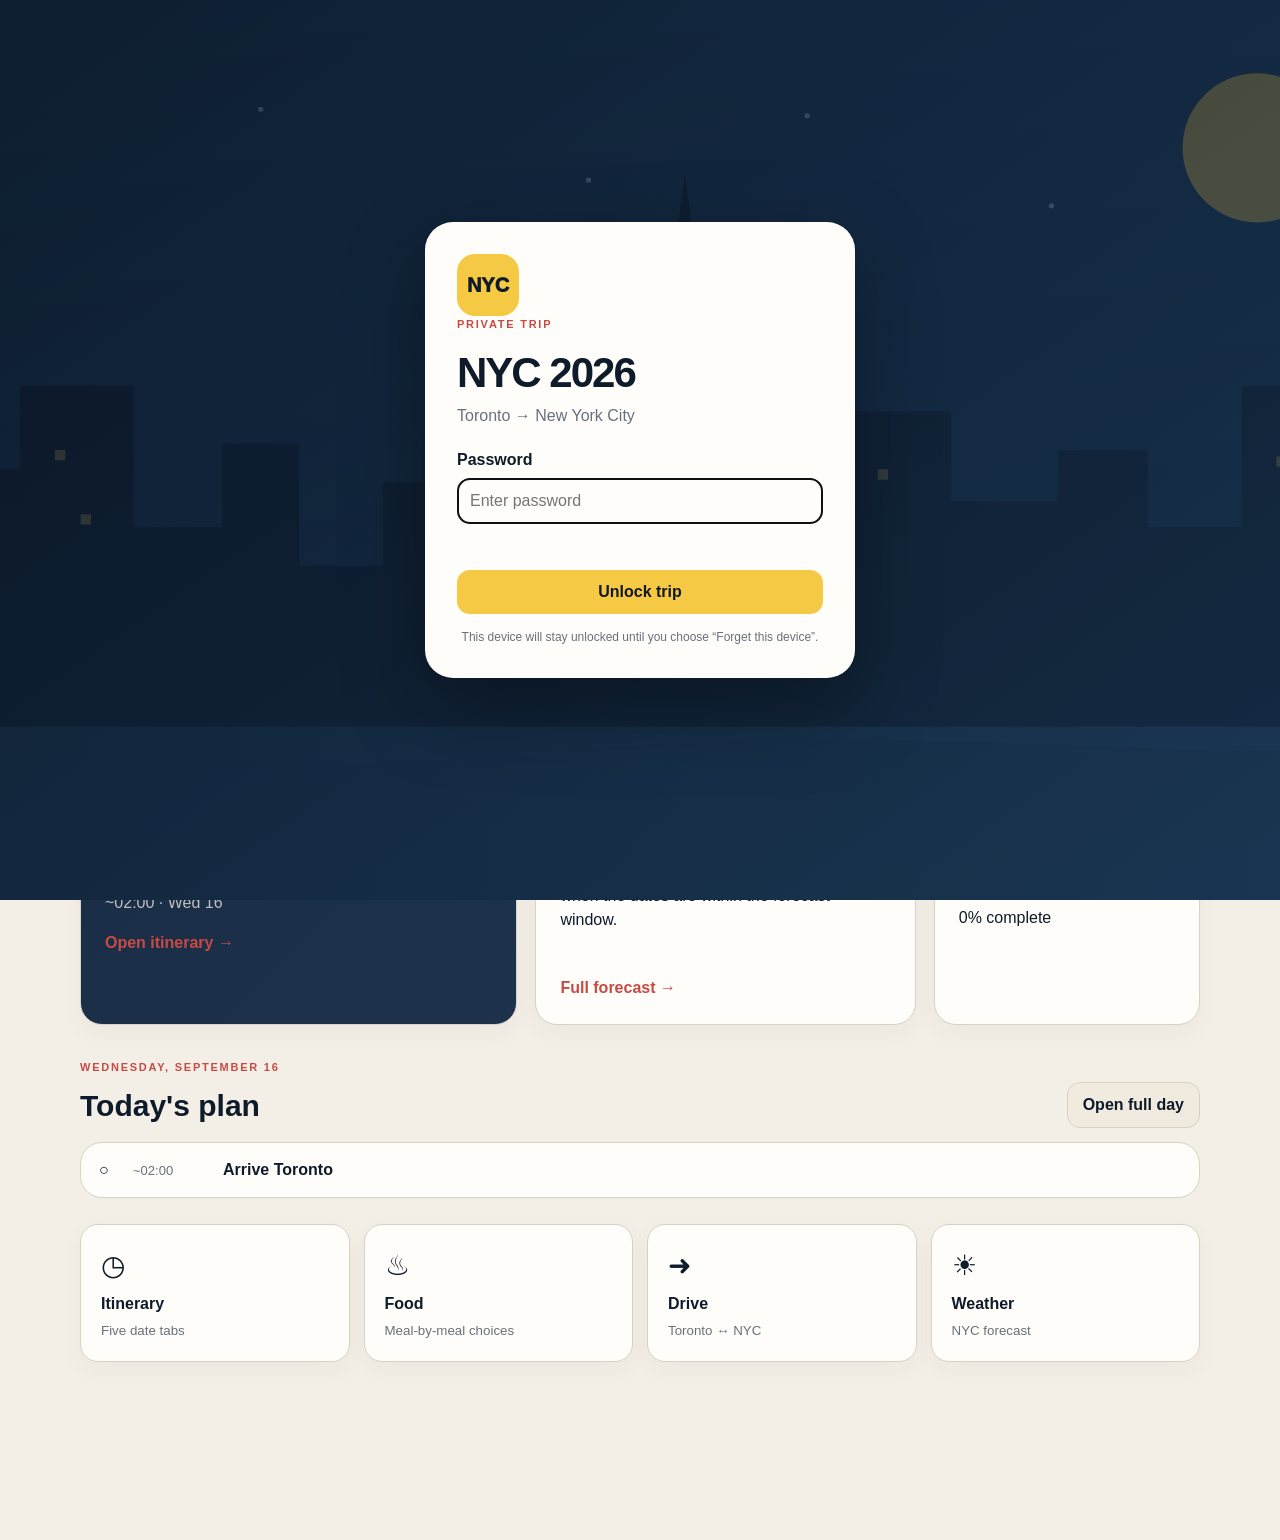
<file: index.html>
<!doctype html>
<html lang="en">
<head>
  <meta charset="utf-8">
  <meta name="viewport" content="width=device-width,initial-scale=1,viewport-fit=cover">
  <meta name="theme-color" content="#10243e">
  <meta name="apple-mobile-web-app-capable" content="yes">
  <meta name="apple-mobile-web-app-status-bar-style" content="black-translucent">
  <meta name="apple-mobile-web-app-title" content="NYC 2026">
  <meta name="description" content="Private NYC 2026 trip itinerary">
  <title>NYC 2026</title>
  <link rel="manifest" href="manifest.webmanifest">
  <link rel="icon" href="assets/icons/icon-192.png">
  <link rel="apple-touch-icon" href="assets/icons/icon-192.png">
  <link rel="stylesheet" href="css/style.css">
</head>
<body data-page="home">
  <main id="app" aria-live="polite"></main>
  <noscript>This app requires JavaScript.</noscript>
  <script src="js/data/trip.js"></script>
  <script src="js/data/itinerary.js"></script>
  <script src="js/data/restaurants.js"></script>
  <script src="js/data/drive.js"></script>
  <script src="js/data/links.js"></script>
  <script src="js/storage.js"></script>
  <script src="js/auth.js"></script>
  <script src="js/weather.js"></script>
  <script src="js/app.js"></script>
</body>
</html>
</file>
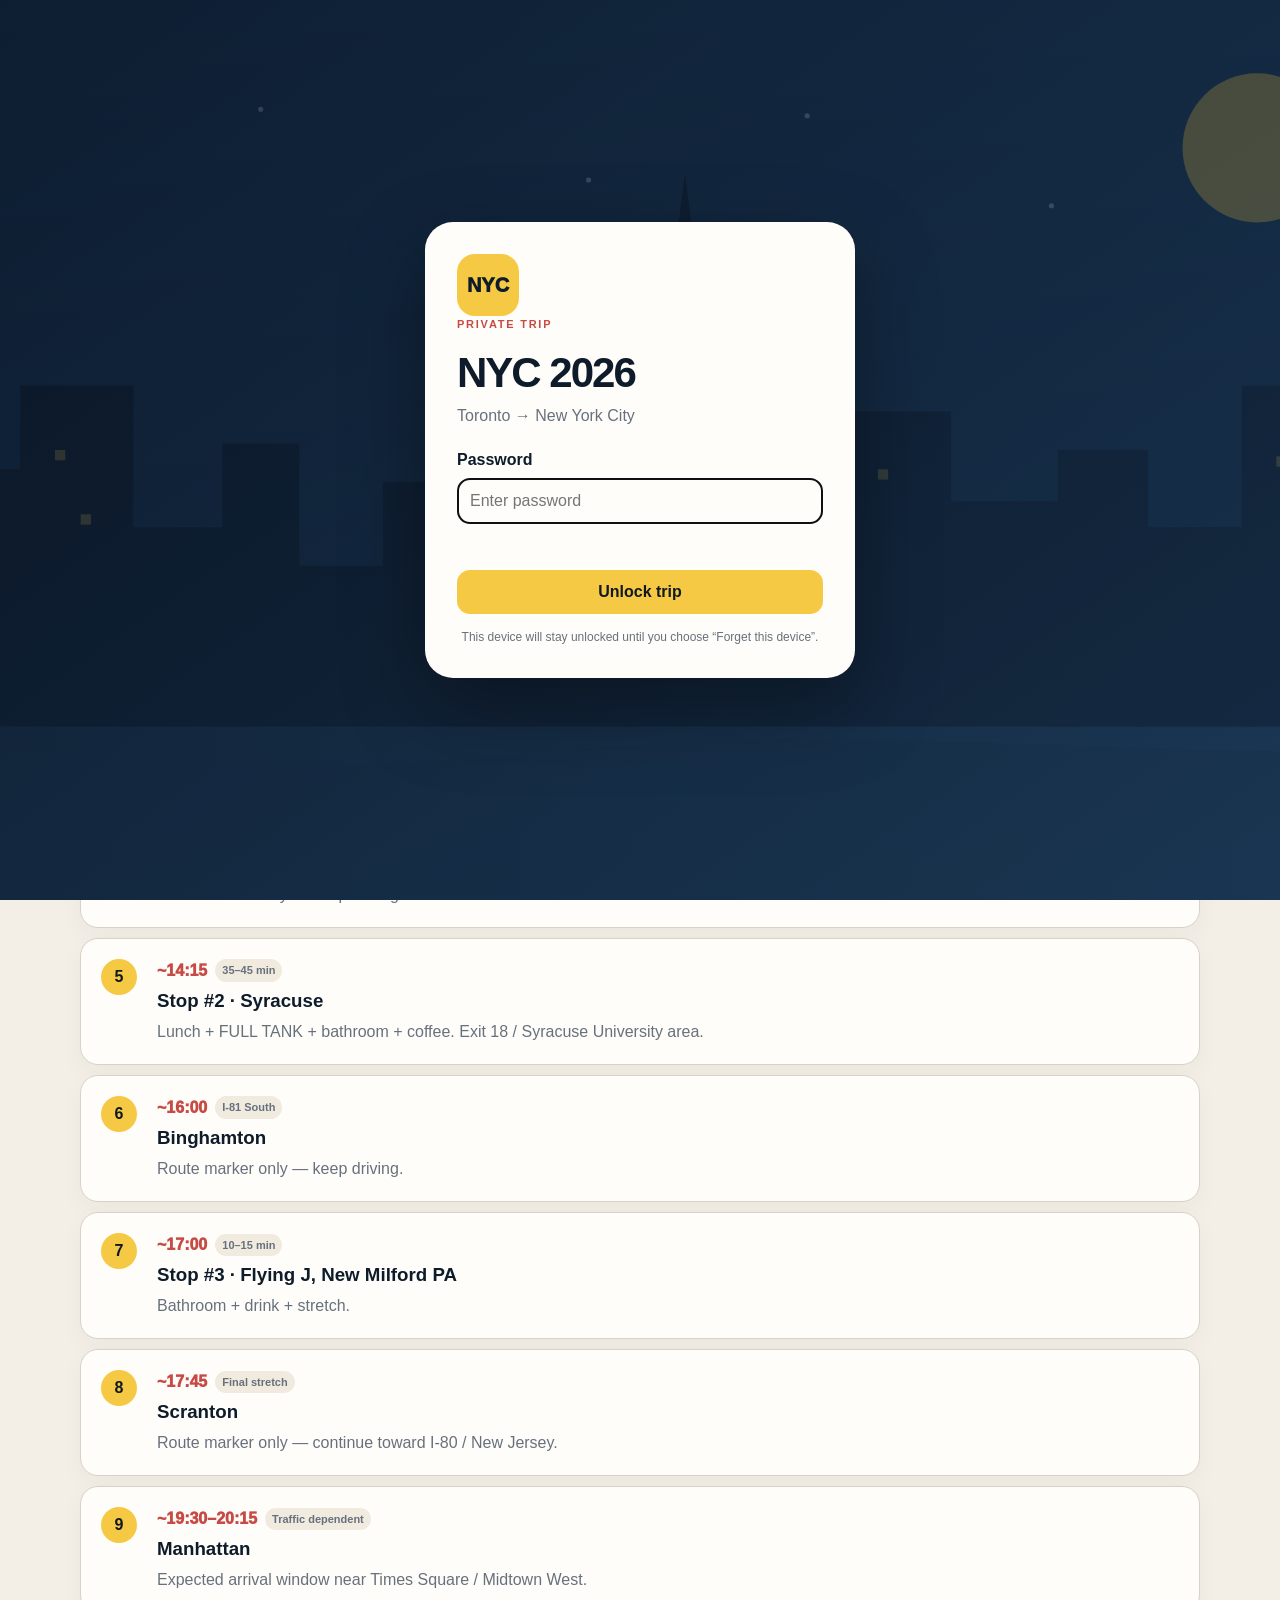
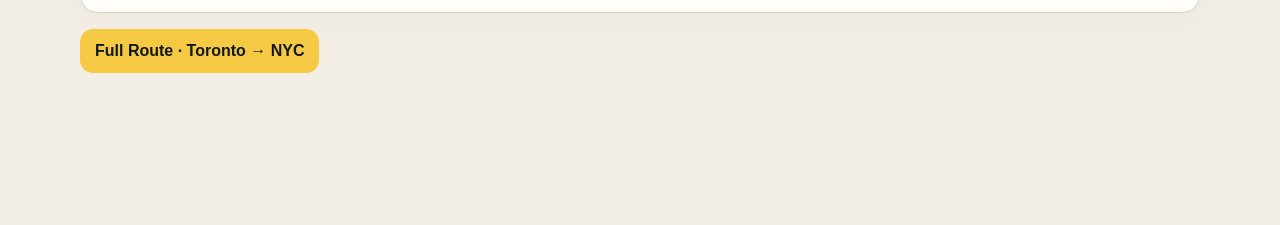
<file: drive.html>
<!doctype html>
<html lang="en">
<head>
  <meta charset="utf-8">
  <meta name="viewport" content="width=device-width,initial-scale=1,viewport-fit=cover">
  <meta name="theme-color" content="#10243e">
  <meta name="apple-mobile-web-app-capable" content="yes">
  <meta name="apple-mobile-web-app-status-bar-style" content="black-translucent">
  <meta name="apple-mobile-web-app-title" content="NYC 2026">
  <meta name="description" content="Private NYC 2026 trip itinerary">
  <title>Drive · NYC 2026</title>
  <link rel="manifest" href="manifest.webmanifest">
  <link rel="icon" href="assets/icons/icon-192.png">
  <link rel="apple-touch-icon" href="assets/icons/icon-192.png">
  <link rel="stylesheet" href="css/style.css">
</head>
<body data-page="drive">
  <main id="app" aria-live="polite"></main>
  <noscript>This app requires JavaScript.</noscript>
  <script src="js/data/trip.js"></script>
  <script src="js/data/itinerary.js"></script>
  <script src="js/data/restaurants.js"></script>
  <script src="js/data/drive.js"></script>
  <script src="js/data/links.js"></script>
  <script src="js/storage.js"></script>
  <script src="js/auth.js"></script>
  <script src="js/weather.js"></script>
  <script src="js/app.js"></script>
</body>
</html>
</file>
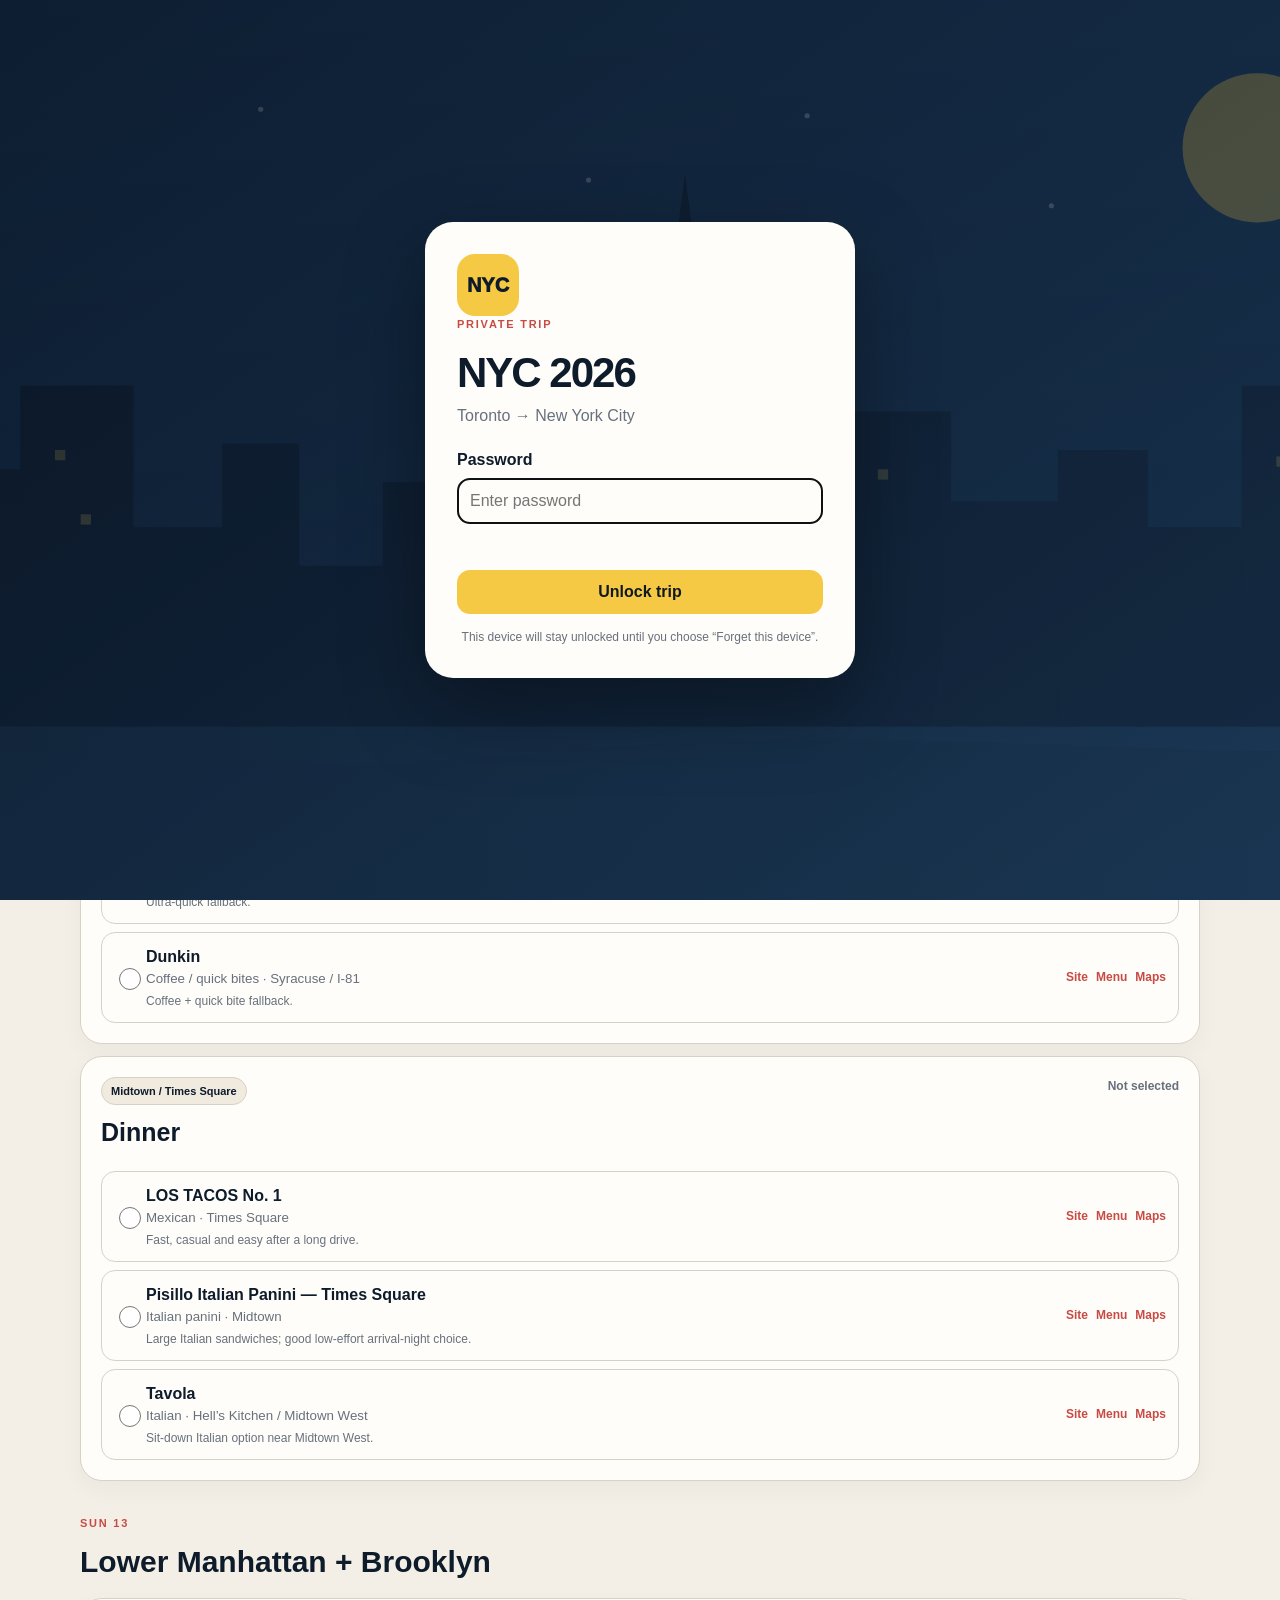
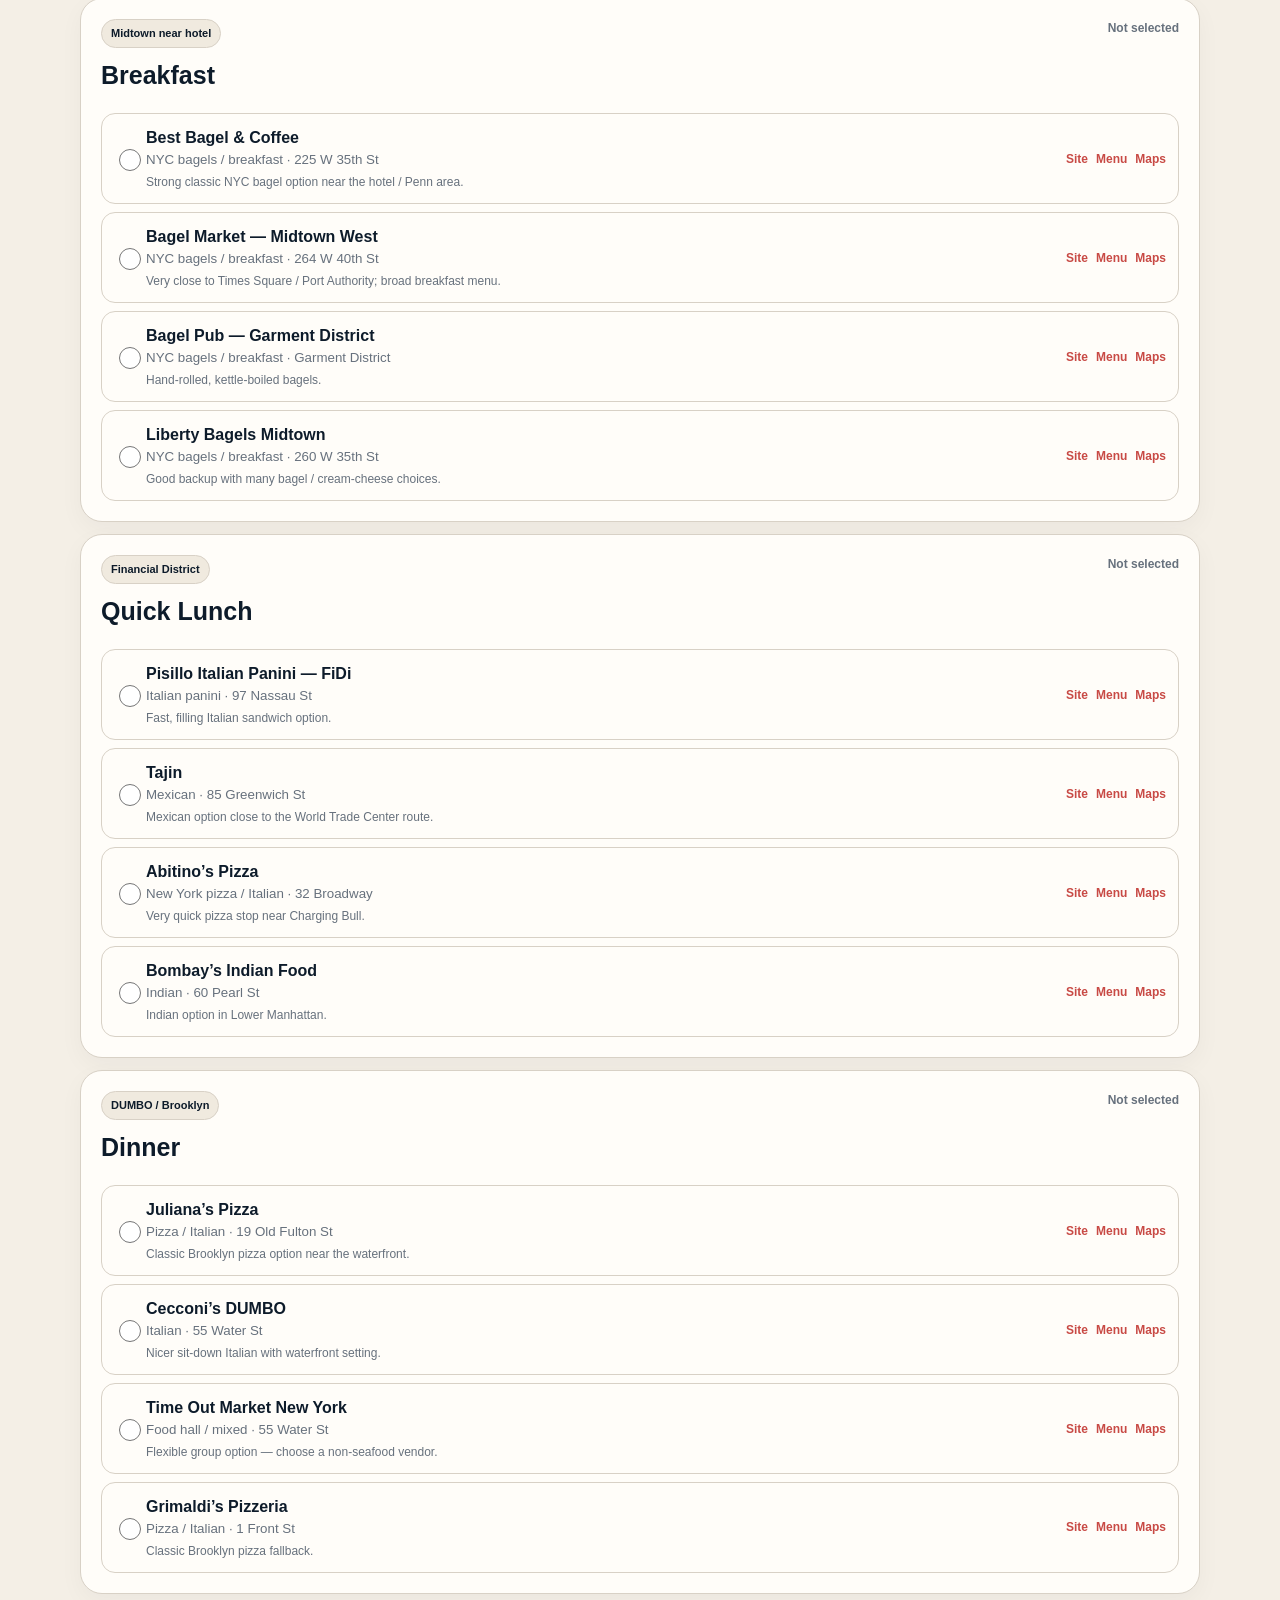
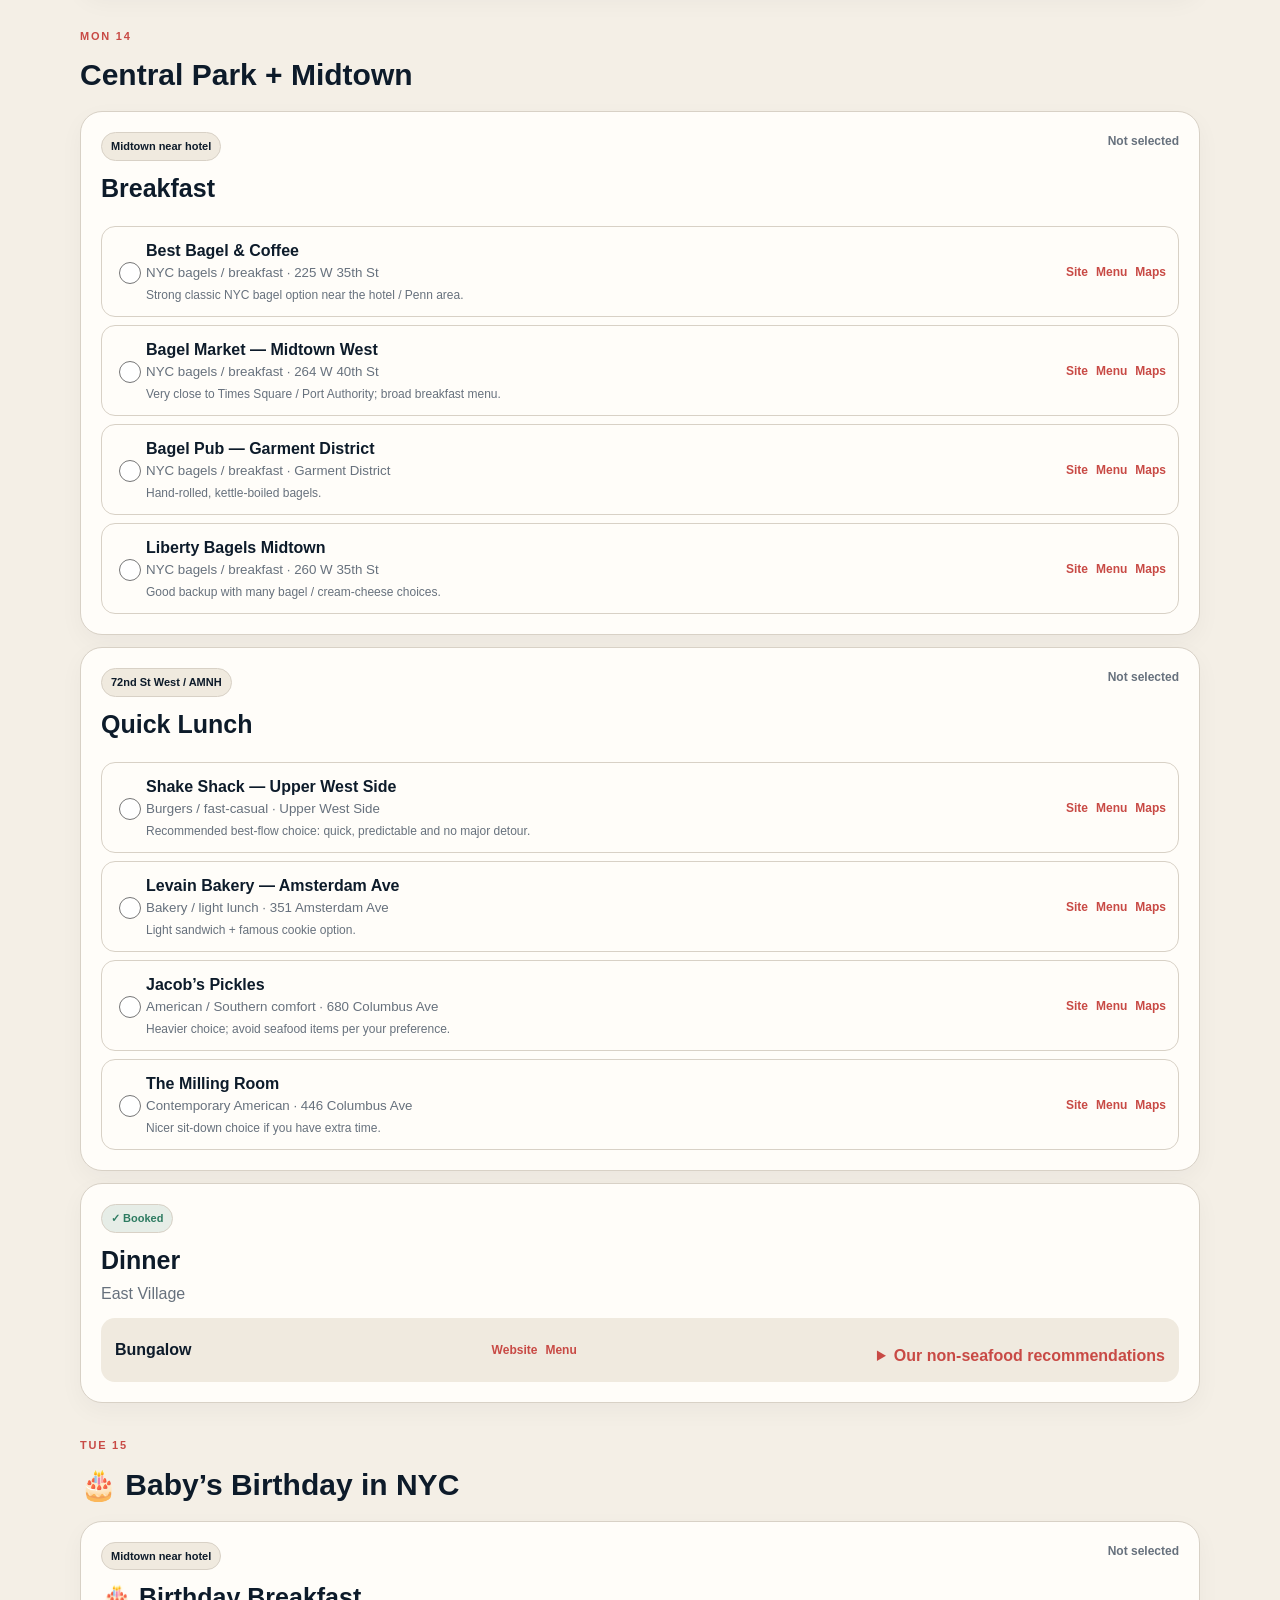
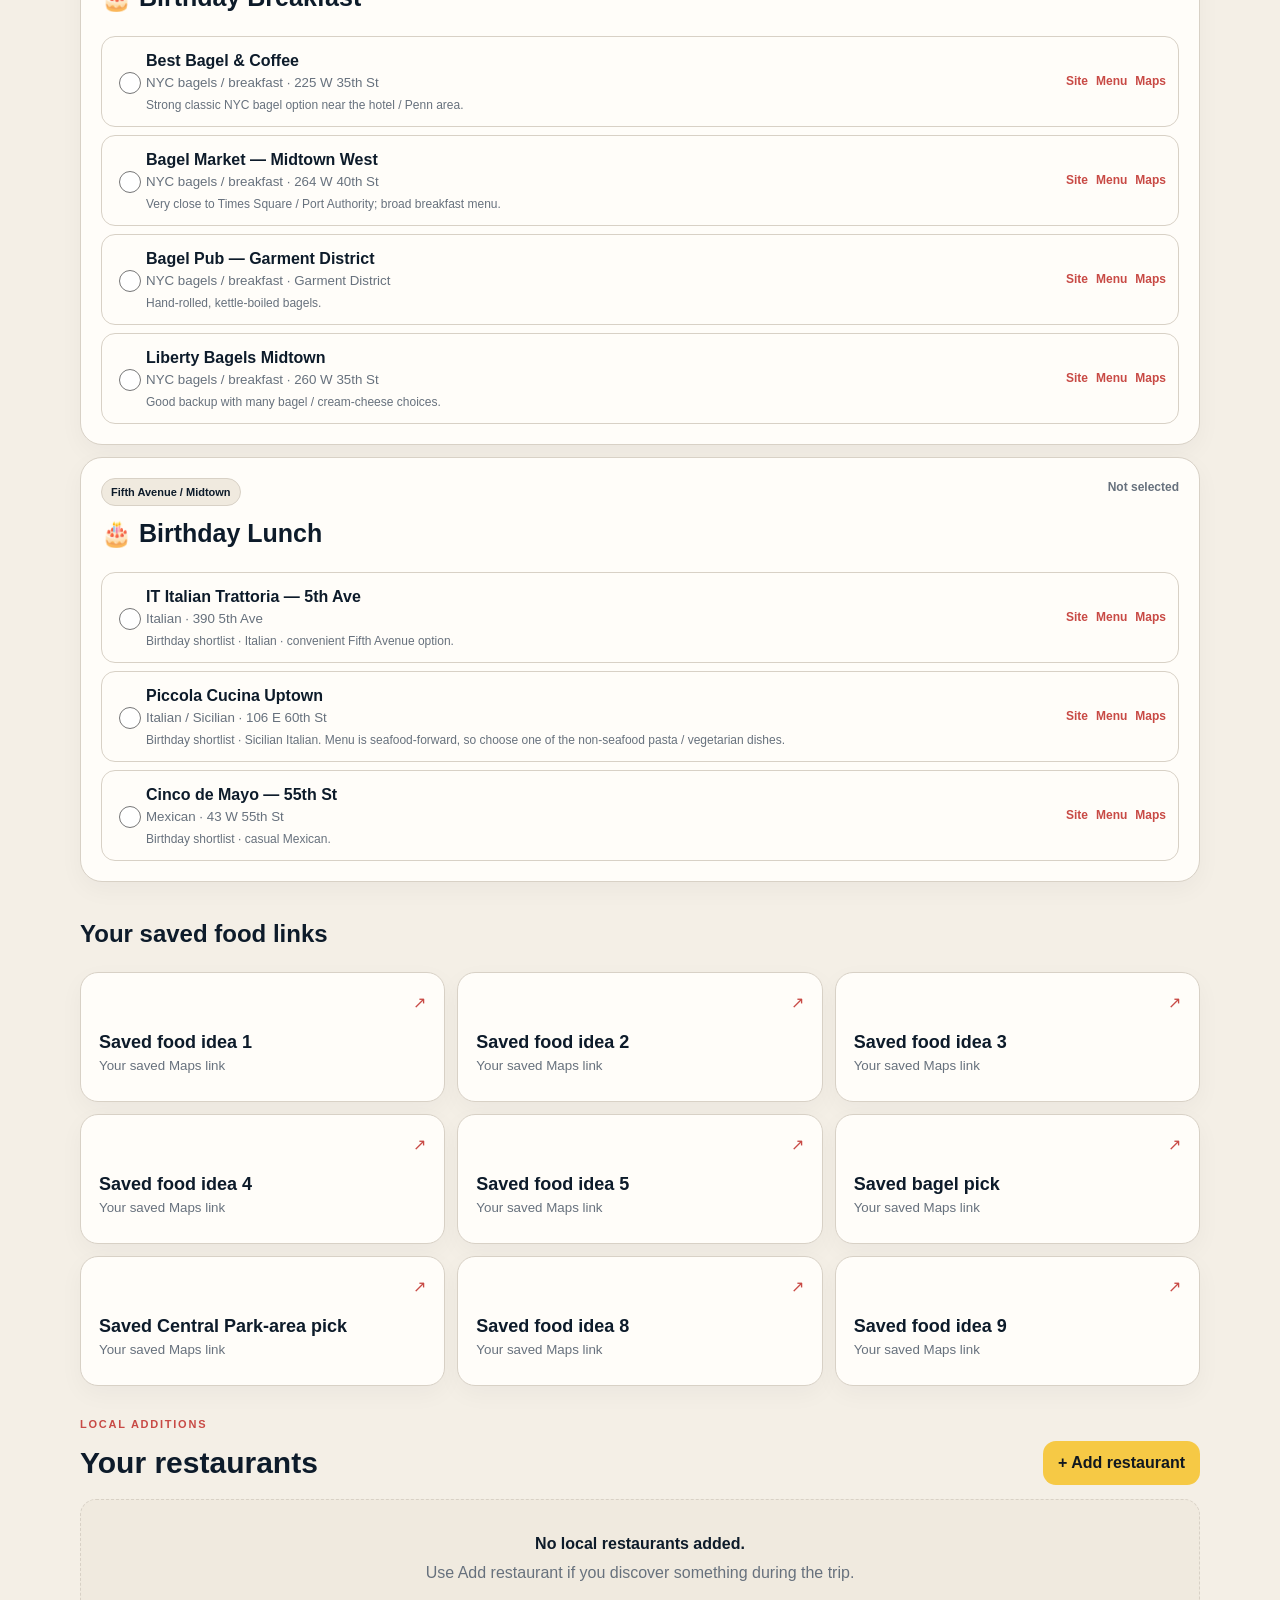
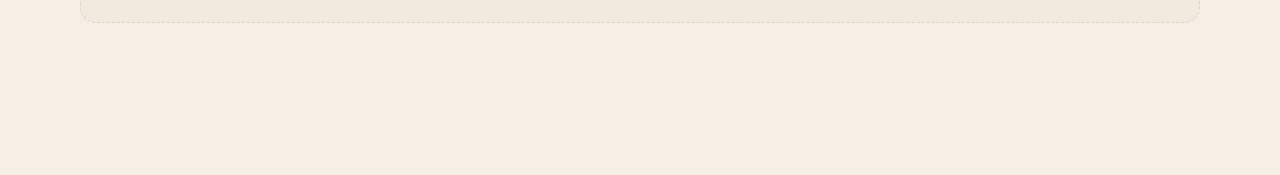
<file: food.html>
<!doctype html>
<html lang="en">
<head>
  <meta charset="utf-8">
  <meta name="viewport" content="width=device-width,initial-scale=1,viewport-fit=cover">
  <meta name="theme-color" content="#10243e">
  <meta name="apple-mobile-web-app-capable" content="yes">
  <meta name="apple-mobile-web-app-status-bar-style" content="black-translucent">
  <meta name="apple-mobile-web-app-title" content="NYC 2026">
  <meta name="description" content="Private NYC 2026 trip itinerary">
  <title>Food · NYC 2026</title>
  <link rel="manifest" href="manifest.webmanifest">
  <link rel="icon" href="assets/icons/icon-192.png">
  <link rel="apple-touch-icon" href="assets/icons/icon-192.png">
  <link rel="stylesheet" href="css/style.css">
</head>
<body data-page="food">
  <main id="app" aria-live="polite"></main>
  <noscript>This app requires JavaScript.</noscript>
  <script src="js/data/trip.js"></script>
  <script src="js/data/itinerary.js"></script>
  <script src="js/data/restaurants.js"></script>
  <script src="js/data/drive.js"></script>
  <script src="js/data/links.js"></script>
  <script src="js/storage.js"></script>
  <script src="js/auth.js"></script>
  <script src="js/weather.js"></script>
  <script src="js/app.js"></script>
</body>
</html>
</file>
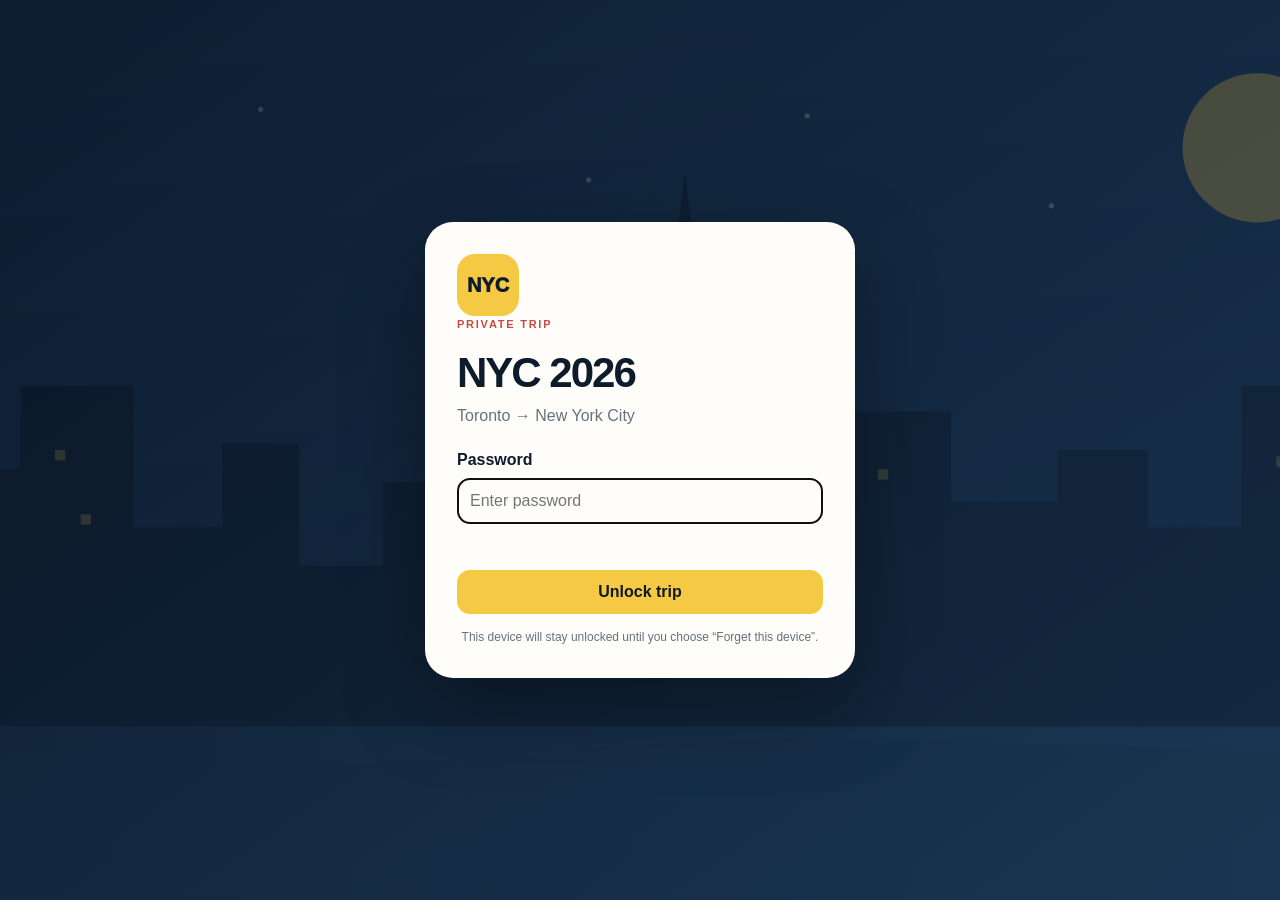
<file: itinerary.html>
<!doctype html>
<html lang="en">
<head>
  <meta charset="utf-8">
  <meta name="viewport" content="width=device-width,initial-scale=1,viewport-fit=cover">
  <meta name="theme-color" content="#10243e">
  <meta name="apple-mobile-web-app-capable" content="yes">
  <meta name="apple-mobile-web-app-status-bar-style" content="black-translucent">
  <meta name="apple-mobile-web-app-title" content="NYC 2026">
  <meta name="description" content="Private NYC 2026 trip itinerary">
  <title>Itinerary · NYC 2026</title>
  <link rel="manifest" href="manifest.webmanifest">
  <link rel="icon" href="assets/icons/icon-192.png">
  <link rel="apple-touch-icon" href="assets/icons/icon-192.png">
  <link rel="stylesheet" href="css/style.css">
</head>
<body data-page="itinerary">
  <main id="app" aria-live="polite"></main>
  <noscript>This app requires JavaScript.</noscript>
  <script src="js/data/trip.js"></script>
  <script src="js/data/itinerary.js"></script>
  <script src="js/data/restaurants.js"></script>
  <script src="js/data/drive.js"></script>
  <script src="js/data/links.js"></script>
  <script src="js/storage.js"></script>
  <script src="js/auth.js"></script>
  <script src="js/weather.js"></script>
  <script src="js/app.js"></script>
</body>
</html>
</file>
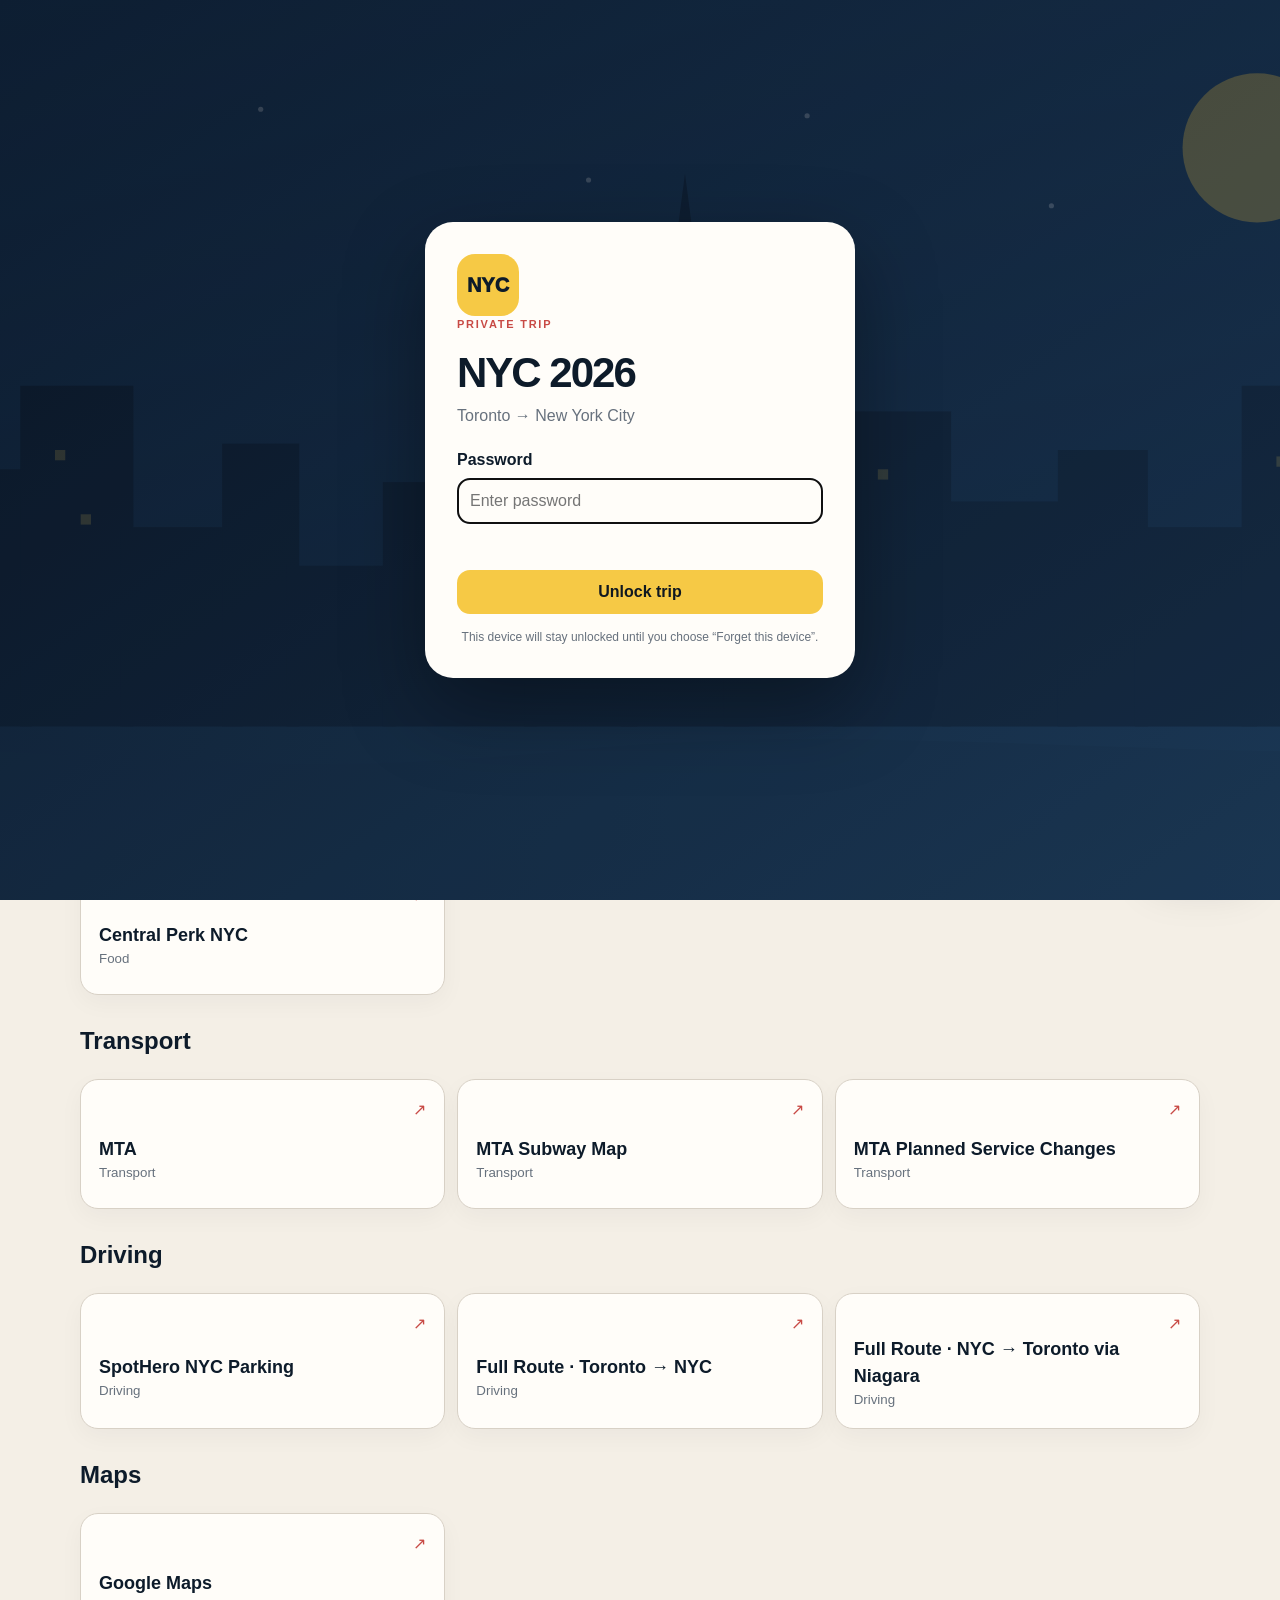
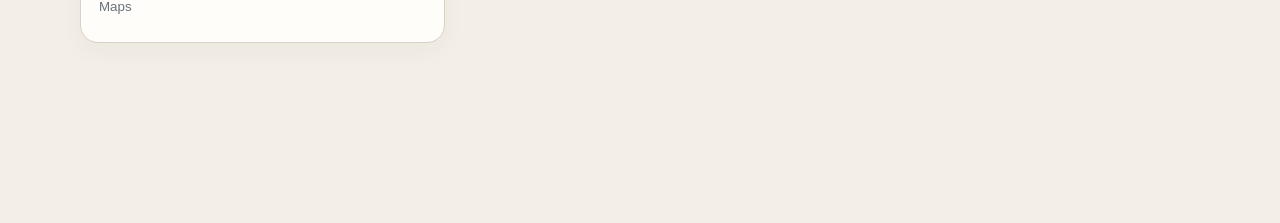
<file: links.html>
<!doctype html>
<html lang="en">
<head>
  <meta charset="utf-8">
  <meta name="viewport" content="width=device-width,initial-scale=1,viewport-fit=cover">
  <meta name="theme-color" content="#10243e">
  <meta name="apple-mobile-web-app-capable" content="yes">
  <meta name="apple-mobile-web-app-status-bar-style" content="black-translucent">
  <meta name="apple-mobile-web-app-title" content="NYC 2026">
  <meta name="description" content="Private NYC 2026 trip itinerary">
  <title>Links · NYC 2026</title>
  <link rel="manifest" href="manifest.webmanifest">
  <link rel="icon" href="assets/icons/icon-192.png">
  <link rel="apple-touch-icon" href="assets/icons/icon-192.png">
  <link rel="stylesheet" href="css/style.css">
</head>
<body data-page="links">
  <main id="app" aria-live="polite"></main>
  <noscript>This app requires JavaScript.</noscript>
  <script src="js/data/trip.js"></script>
  <script src="js/data/itinerary.js"></script>
  <script src="js/data/restaurants.js"></script>
  <script src="js/data/drive.js"></script>
  <script src="js/data/links.js"></script>
  <script src="js/storage.js"></script>
  <script src="js/auth.js"></script>
  <script src="js/weather.js"></script>
  <script src="js/app.js"></script>
</body>
</html>
</file>
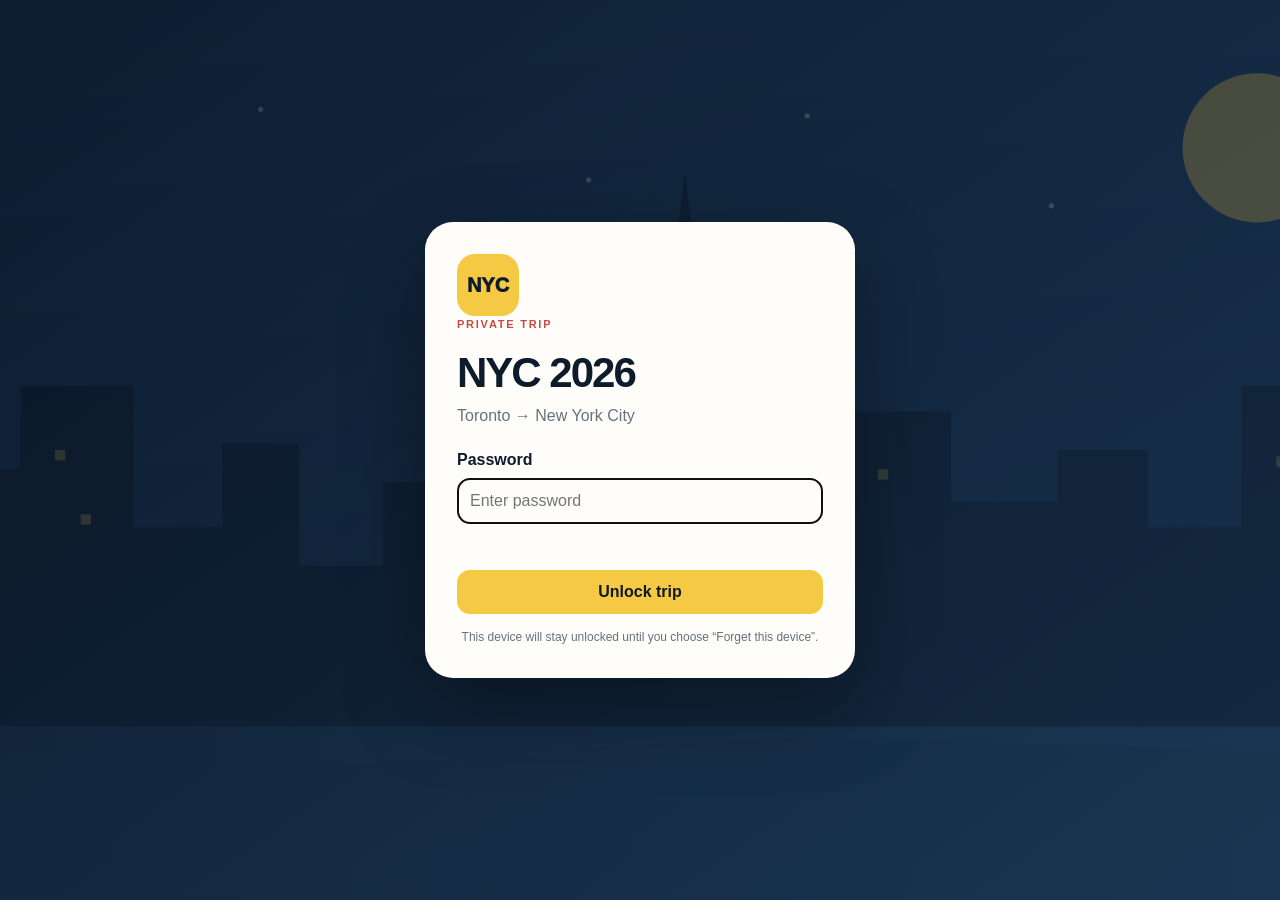
<file: lists.html>
<!doctype html>
<html lang="en">
<head>
  <meta charset="utf-8">
  <meta name="viewport" content="width=device-width,initial-scale=1,viewport-fit=cover">
  <meta name="theme-color" content="#10243e">
  <meta name="apple-mobile-web-app-capable" content="yes">
  <meta name="apple-mobile-web-app-status-bar-style" content="black-translucent">
  <meta name="apple-mobile-web-app-title" content="NYC 2026">
  <meta name="description" content="Private NYC 2026 trip itinerary">
  <title>Lists · NYC 2026</title>
  <link rel="manifest" href="manifest.webmanifest">
  <link rel="icon" href="assets/icons/icon-192.png">
  <link rel="apple-touch-icon" href="assets/icons/icon-192.png">
  <link rel="stylesheet" href="css/style.css">
</head>
<body data-page="lists">
  <main id="app" aria-live="polite"></main>
  <noscript>This app requires JavaScript.</noscript>
  <script src="js/data/trip.js"></script>
  <script src="js/data/itinerary.js"></script>
  <script src="js/data/restaurants.js"></script>
  <script src="js/data/drive.js"></script>
  <script src="js/data/links.js"></script>
  <script src="js/storage.js"></script>
  <script src="js/auth.js"></script>
  <script src="js/weather.js"></script>
  <script src="js/app.js"></script>
</body>
</html>
</file>
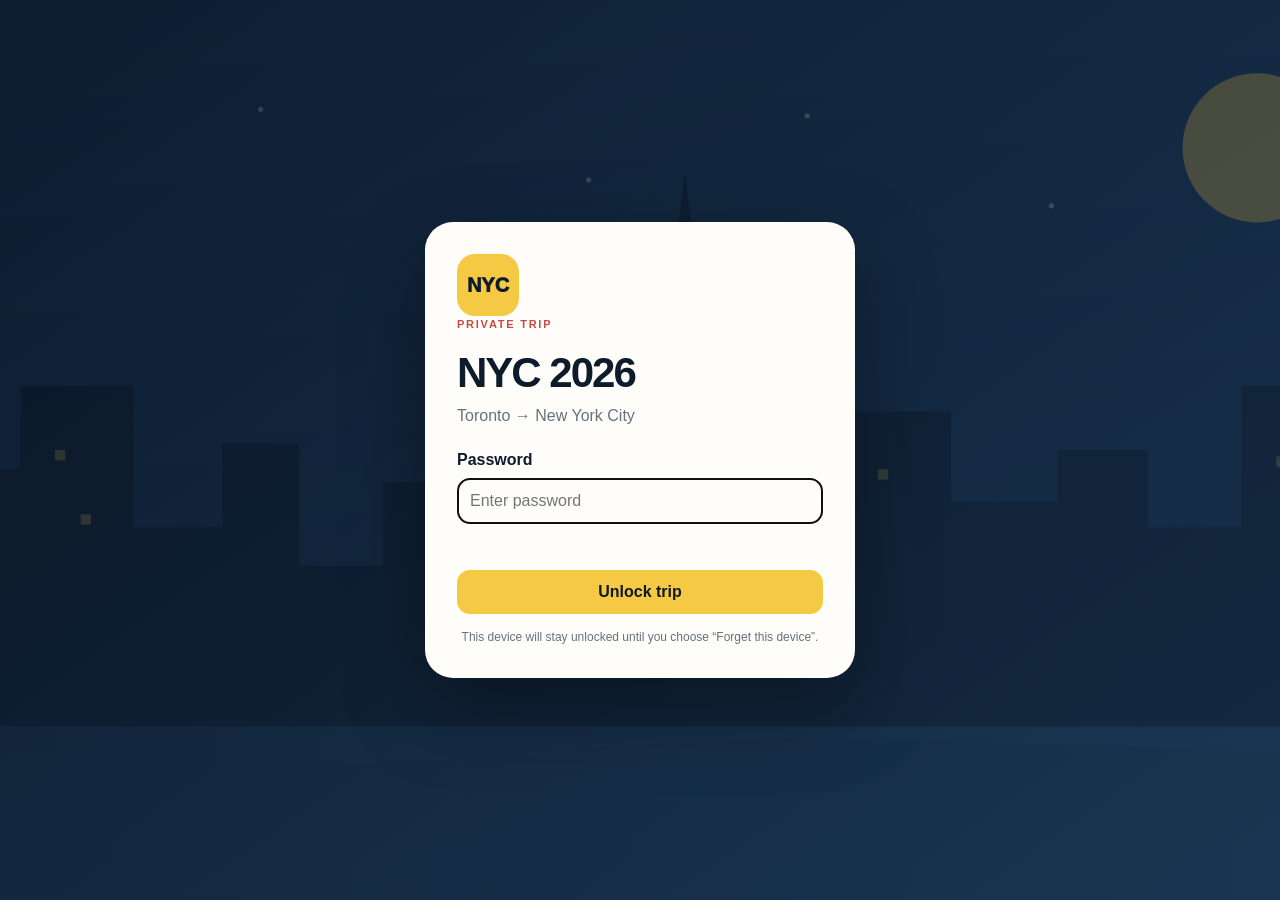
<file: more.html>
<!doctype html>
<html lang="en">
<head>
  <meta charset="utf-8">
  <meta name="viewport" content="width=device-width,initial-scale=1,viewport-fit=cover">
  <meta name="theme-color" content="#10243e">
  <meta name="apple-mobile-web-app-capable" content="yes">
  <meta name="apple-mobile-web-app-status-bar-style" content="black-translucent">
  <meta name="apple-mobile-web-app-title" content="NYC 2026">
  <meta name="description" content="Private NYC 2026 trip itinerary">
  <title>More · NYC 2026</title>
  <link rel="manifest" href="manifest.webmanifest">
  <link rel="icon" href="assets/icons/icon-192.png">
  <link rel="apple-touch-icon" href="assets/icons/icon-192.png">
  <link rel="stylesheet" href="css/style.css">
</head>
<body data-page="more">
  <main id="app" aria-live="polite"></main>
  <noscript>This app requires JavaScript.</noscript>
  <script src="js/data/trip.js"></script>
  <script src="js/data/itinerary.js"></script>
  <script src="js/data/restaurants.js"></script>
  <script src="js/data/drive.js"></script>
  <script src="js/data/links.js"></script>
  <script src="js/storage.js"></script>
  <script src="js/auth.js"></script>
  <script src="js/weather.js"></script>
  <script src="js/app.js"></script>
</body>
</html>
</file>
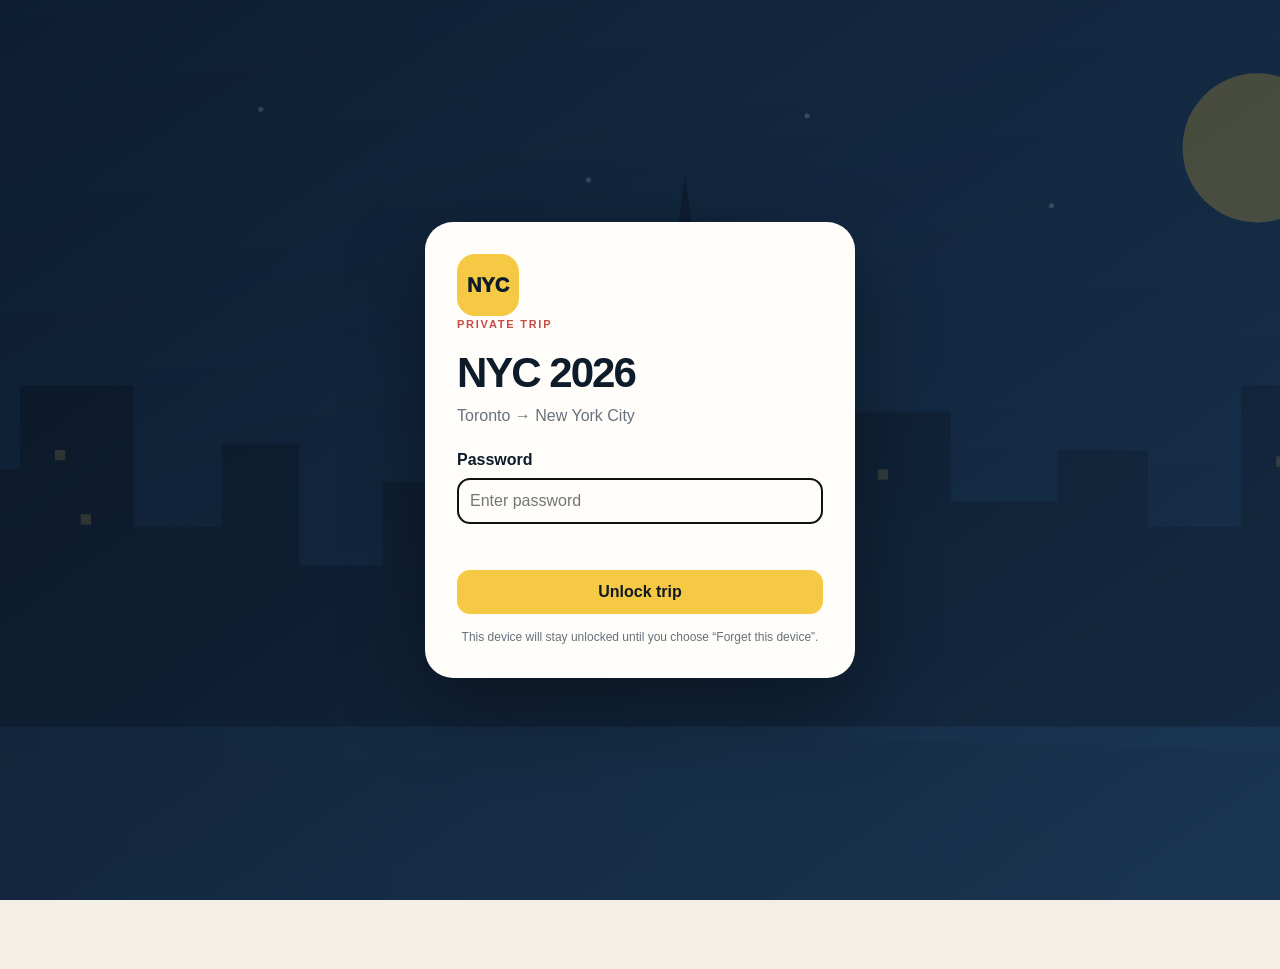
<file: settings.html>
<!doctype html>
<html lang="en">
<head>
  <meta charset="utf-8">
  <meta name="viewport" content="width=device-width,initial-scale=1,viewport-fit=cover">
  <meta name="theme-color" content="#10243e">
  <meta name="apple-mobile-web-app-capable" content="yes">
  <meta name="apple-mobile-web-app-status-bar-style" content="black-translucent">
  <meta name="apple-mobile-web-app-title" content="NYC 2026">
  <meta name="description" content="Private NYC 2026 trip itinerary">
  <title>Settings · NYC 2026</title>
  <link rel="manifest" href="manifest.webmanifest">
  <link rel="icon" href="assets/icons/icon-192.png">
  <link rel="apple-touch-icon" href="assets/icons/icon-192.png">
  <link rel="stylesheet" href="css/style.css">
</head>
<body data-page="settings">
  <main id="app" aria-live="polite"></main>
  <noscript>This app requires JavaScript.</noscript>
  <script src="js/data/trip.js"></script>
  <script src="js/data/itinerary.js"></script>
  <script src="js/data/restaurants.js"></script>
  <script src="js/data/drive.js"></script>
  <script src="js/data/links.js"></script>
  <script src="js/storage.js"></script>
  <script src="js/auth.js"></script>
  <script src="js/weather.js"></script>
  <script src="js/app.js"></script>
</body>
</html>
</file>
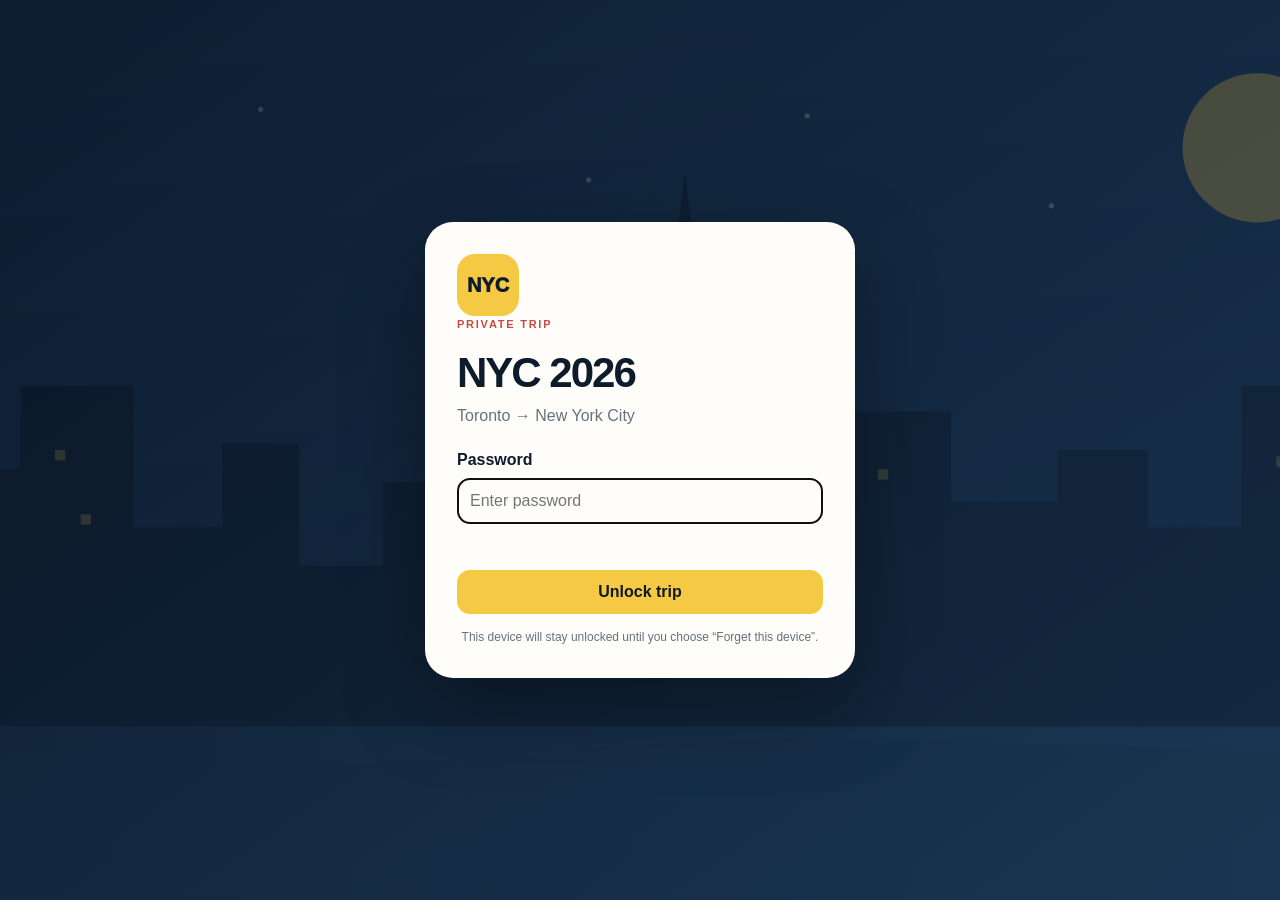
<file: weather.html>
<!doctype html>
<html lang="en">
<head>
  <meta charset="utf-8">
  <meta name="viewport" content="width=device-width,initial-scale=1,viewport-fit=cover">
  <meta name="theme-color" content="#10243e">
  <meta name="apple-mobile-web-app-capable" content="yes">
  <meta name="apple-mobile-web-app-status-bar-style" content="black-translucent">
  <meta name="apple-mobile-web-app-title" content="NYC 2026">
  <meta name="description" content="Private NYC 2026 trip itinerary">
  <title>Weather · NYC 2026</title>
  <link rel="manifest" href="manifest.webmanifest">
  <link rel="icon" href="assets/icons/icon-192.png">
  <link rel="apple-touch-icon" href="assets/icons/icon-192.png">
  <link rel="stylesheet" href="css/style.css">
</head>
<body data-page="weather">
  <main id="app" aria-live="polite"></main>
  <noscript>This app requires JavaScript.</noscript>
  <script src="js/data/trip.js"></script>
  <script src="js/data/itinerary.js"></script>
  <script src="js/data/restaurants.js"></script>
  <script src="js/data/drive.js"></script>
  <script src="js/data/links.js"></script>
  <script src="js/storage.js"></script>
  <script src="js/auth.js"></script>
  <script src="js/weather.js"></script>
  <script src="js/app.js"></script>
</body>
</html>
</file>
<file: css/style.css>
:root{
  --bg:#f4efe6;--surface:#fffdf9;--surface-2:#f0eadf;--text:#0d1b2a;--muted:#67717d;--navy:#10243e;--yellow:#f6c945;--red:#c84a45;--line:#d8d1c6;--green:#2d7b61;--shadow:0 16px 40px rgba(21,31,42,.10);--radius:22px;--radius-sm:14px;--header-h:72px
}
@media (prefers-color-scheme:dark){:root{--bg:#0b1220;--surface:#121c2d;--surface-2:#182438;--text:#f4f2ed;--muted:#9eabba;--navy:#edf4ff;--yellow:#f6c945;--red:#e06b65;--line:#26354a;--green:#6fbd9c;--shadow:0 18px 45px rgba(0,0,0,.28)}}
*{box-sizing:border-box}html{scroll-behavior:smooth}body{margin:0;background:var(--bg);color:var(--text);font:16px/1.5 Inter,ui-sans-serif,-apple-system,BlinkMacSystemFont,"Segoe UI",sans-serif;min-height:100vh;padding-bottom:82px}body.locked{overflow:hidden}a{color:inherit}button,input,textarea,select{font:inherit}button{cursor:pointer}#app{width:min(1120px,calc(100% - 32px));margin:0 auto;padding:28px 0 70px}.site-header{height:var(--header-h);display:flex;align-items:center;justify-content:space-between;padding:0 max(24px,calc((100vw - 1120px)/2));position:sticky;top:0;z-index:30;background:color-mix(in srgb,var(--bg) 88%,transparent);backdrop-filter:blur(18px);border-bottom:1px solid color-mix(in srgb,var(--line) 70%,transparent)}.brand{display:flex;align-items:center;gap:10px;text-decoration:none}.brand-mark{width:42px;height:42px;border-radius:13px;background:var(--yellow);color:#101820;font-weight:900;display:grid;place-items:center;letter-spacing:-1px}.brand b{display:block}.brand small{display:block;color:var(--muted);font-size:11px}.desktop-nav{display:flex;gap:6px}.desktop-nav a{text-decoration:none;color:var(--muted);padding:10px 12px;border-radius:12px;font-weight:700;font-size:14px}.desktop-nav a:hover,.desktop-nav a.active{background:var(--surface);color:var(--text)}.bottom-nav{display:none}.hero{min-height:380px;border-radius:32px;background:linear-gradient(135deg,#10243e 0%,#1f4a6e 55%,#6f7f85 100%);color:white;position:relative;overflow:hidden;box-shadow:var(--shadow);display:flex;align-items:flex-end}.hero:after{content:"";position:absolute;inset:auto 0 0;height:16px;background:var(--yellow)}.hero-skyline{position:absolute;inset:0;opacity:.95;background-image:url('../assets/nyc-hero.svg');background-size:cover;background-position:center bottom}.hero-content{position:relative;z-index:2;padding:42px;max-width:640px;text-shadow:0 2px 18px rgba(0,0,0,.25)}.hero h1,.page-hero h1{font-size:clamp(42px,8vw,76px);line-height:.95;margin:4px 0 12px;letter-spacing:-3px}.hero p{font-size:20px;margin:0 0 5px}.hero strong{font-size:18px}.countdown-pill{display:inline-block;margin-top:24px;background:var(--yellow);color:#111820;padding:10px 16px;border-radius:999px;font-weight:900;text-shadow:none}.eyebrow{text-transform:uppercase;letter-spacing:.16em;font-weight:900;font-size:11px;color:var(--red);margin:0 0 8px}.hero .eyebrow{color:#ffe891}.page-hero{padding:28px 0 14px}.page-hero.compact h1{font-size:clamp(40px,7vw,64px);margin:0 0 8px}.page-hero p{color:var(--muted);max-width:720px}.dashboard-grid{display:grid;grid-template-columns:1.15fr 1fr .7fr;gap:18px;margin:22px 0 34px}.dash-card,.trip-card,.meal-card,.forecast-card,.settings-card,.route-card,.more-card,.quick-tile,.link-card{background:var(--surface);border:1px solid var(--line);box-shadow:0 8px 24px rgba(16,36,62,.04)}.dash-card{padding:24px;border-radius:var(--radius);min-height:200px}.accent-card{background:linear-gradient(135deg,color-mix(in srgb,var(--navy) 96%,#fff 4%),color-mix(in srgb,var(--navy) 82%,#586f88 18%));color:var(--bg)}@media(prefers-color-scheme:dark){.accent-card{color:#fff;background:linear-gradient(135deg,#152b46,#1c3553)}}.accent-card .dash-kicker,.accent-card p{color:color-mix(in srgb,currentColor 75%,transparent)}.dash-kicker{display:block;color:var(--muted);font-size:12px;text-transform:uppercase;letter-spacing:.12em;font-weight:900}.dash-card h2{font-size:28px;line-height:1.08;margin:12px 0 8px}.dash-card h3{margin:8px 0}.next-icon{font-size:30px;margin-top:16px}.weather-big{display:flex;align-items:center;gap:10px;margin-top:15px}.weather-big span{font-size:38px}.weather-big b{font-size:42px;line-height:1}.progress-number{font-size:54px;font-weight:900;letter-spacing:-3px;margin:18px 0 12px}.progress-number small{font-size:20px;color:var(--muted);letter-spacing:0}.progress-track{height:8px;background:var(--surface-2);border-radius:999px;overflow:hidden}.progress-track span{display:block;height:100%;background:var(--yellow);border-radius:inherit}.section-head{display:flex;justify-content:space-between;gap:20px;align-items:end;margin:30px 0 14px}.section-head h2{margin:0;font-size:30px}.compact-plan{background:var(--surface);border:1px solid var(--line);border-radius:var(--radius);overflow:hidden}.compact-row{display:grid;grid-template-columns:26px 82px 1fr;gap:8px;align-items:center;padding:15px 18px;text-decoration:none;border-bottom:1px solid var(--line)}.compact-row:last-child{border:0}.compact-row time{color:var(--muted);font-size:13px}.compact-row.done{opacity:.55}.quick-grid{display:grid;grid-template-columns:repeat(4,1fr);gap:14px;margin:26px 0}.quick-tile{text-decoration:none;border-radius:18px;padding:20px;display:flex;flex-direction:column;gap:5px}.quick-tile>span{font-size:28px}.quick-tile small{color:var(--muted)}.btn{border:0;border-radius:13px;min-height:44px;padding:10px 15px;font-weight:850;text-decoration:none;display:inline-flex;align-items:center;justify-content:center}.btn-primary{background:var(--yellow);color:#101820}.btn-secondary{background:var(--surface-2);color:var(--text);border:1px solid var(--line)}.btn-ghost{background:transparent;color:var(--text);border:1px solid transparent}.btn-danger-outline{background:transparent;color:var(--red);border:1px solid color-mix(in srgb,var(--red) 60%,transparent)}.btn-block{width:100%}.text-link{font-weight:800;text-decoration:none;color:var(--red)}.text-button{border:0;background:none;color:var(--red);padding:6px 0;font-weight:800}.muted{color:var(--muted)}.day-tabs{display:flex;gap:8px;overflow:auto;padding:4px 0 14px;position:sticky;top:var(--header-h);z-index:20;background:var(--bg)}.day-tab,.seg{border:1px solid var(--line);background:var(--surface);color:var(--muted);border-radius:14px;min-width:88px;padding:12px 14px;font-weight:900}.day-tab.active,.seg.active{background:var(--navy);color:var(--bg);border-color:var(--navy)}@media(prefers-color-scheme:dark){.day-tab.active,.seg.active{color:#0b1220;background:var(--yellow);border-color:var(--yellow)}}.day-summary{display:grid;grid-template-columns:auto 1fr auto;gap:20px;align-items:center;background:var(--surface);border:1px solid var(--line);border-radius:18px;padding:16px 18px;margin:10px 0 28px}.day-summary span{color:var(--muted)}.timeline{position:relative}.timeline-item{display:grid;grid-template-columns:86px 46px minmax(0,1fr);position:relative;padding-bottom:30px}.timeline-time{text-align:right;padding:20px 6px 0 0;font-weight:900;font-size:13px;color:var(--muted)}.timeline-line{position:relative;display:flex;justify-content:center}.timeline-line:after{content:"";position:absolute;top:46px;bottom:-32px;width:2px;background:var(--line)}.timeline-item:last-child .timeline-line:after{display:none}.timeline-dot{width:38px;height:38px;border-radius:50%;display:grid;place-items:center;background:var(--yellow);z-index:1;margin-top:12px;box-shadow:0 0 0 6px var(--bg)}.trip-card{border-radius:var(--radius);padding:20px;position:relative;transition:.2s ease}.timeline-item.is-done .trip-card{opacity:.58}.timeline-item.route-marker .trip-card{background:var(--surface-2);box-shadow:none}.card-topline{display:flex;justify-content:space-between;gap:12px;align-items:center}.card-badges{display:flex;gap:6px;flex-wrap:wrap}.trip-card h3{font-size:26px;line-height:1.08;margin:12px 0 6px}.card-subtitle{margin:0;color:var(--muted)}.badge{display:inline-flex;align-items:center;background:var(--surface-2);border:1px solid var(--line);border-radius:999px;padding:5px 9px;font-size:11px;font-weight:900}.badge-ticket{background:color-mix(in srgb,var(--red) 10%,var(--surface));color:var(--red)}.badge-booked{background:color-mix(in srgb,var(--green) 12%,var(--surface));color:var(--green)}.badge-route{color:var(--muted)}.status-toggle{border:1px solid var(--line);background:var(--surface-2);color:var(--muted);border-radius:999px;padding:6px 10px;font-weight:900}.status-toggle.done{color:var(--green);border-color:color-mix(in srgb,var(--green) 40%,var(--line));background:color-mix(in srgb,var(--green) 10%,var(--surface))}.meta-row{display:flex;gap:14px;align-items:center;color:var(--muted);font-size:13px;margin:15px 0 0;flex-wrap:wrap}.weather-mini{display:inline-flex;align-items:center}.card-actions{display:flex;gap:8px;flex-wrap:wrap;margin-top:16px}.card-details{border-top:1px solid var(--line);margin-top:16px;padding-top:8px}.detail-block{padding:12px 0}.detail-block h4{margin:0 0 6px}.detail-block p{margin:0;color:var(--muted)}.detail-block ul{margin:6px 0 0;padding-left:20px;color:var(--muted)}.chip-row{display:flex;gap:8px;flex-wrap:wrap}.chip-link{border:1px solid var(--line);background:var(--surface-2);padding:8px 10px;border-radius:10px;text-decoration:none;font-weight:800;font-size:13px}.note-field{width:100%;min-height:92px;border:1px solid var(--line);background:var(--bg);color:var(--text);border-radius:13px;padding:12px;resize:vertical}.save-note{color:var(--muted)}.travel-connector{grid-column:3;padding:8px 0 0 4px;color:var(--muted);font-size:12px;font-weight:800}.travel-connector span{background:var(--bg);padding:5px 8px;border-radius:999px;border:1px dashed var(--line)}.food-day{margin-bottom:34px}.meal-card{border-radius:var(--radius);padding:20px;margin:12px 0}.meal-head{display:flex;justify-content:space-between;gap:12px}.meal-card h3{font-size:25px;margin:9px 0 3px}.meal-card p{margin:0;color:var(--muted)}.selection-state{color:var(--muted);font-size:12px;font-weight:900}.restaurant-options{display:grid;gap:8px;margin-top:16px}.restaurant-option{display:grid;grid-template-columns:22px 1fr auto;gap:10px;align-items:center;border:1px solid var(--line);padding:12px;border-radius:14px}.restaurant-option.selected{border-color:var(--yellow);box-shadow:inset 0 0 0 1px var(--yellow)}.restaurant-option small{display:block;color:var(--muted)}.option-links{display:flex;gap:10px}.option-links a{font-size:12px;font-weight:800;color:var(--red)}.selected-meal{display:flex;justify-content:space-between;align-items:center;margin-top:12px;padding:14px;background:var(--surface-2);border-radius:14px}.selected-meal a{color:var(--red);font-weight:800}.empty-state{background:var(--surface-2);border:1px dashed var(--line);border-radius:16px;padding:18px;color:var(--muted)}.empty-state b{color:var(--text)}.empty-state p{margin:5px 0}.empty-state.wide{text-align:center;padding:32px}.restaurant-library{display:grid;gap:8px}.restaurant-library article{display:flex;justify-content:space-between;background:var(--surface);border:1px solid var(--line);border-radius:14px;padding:15px}.restaurant-library small{display:block;color:var(--muted)}.seg-tabs{display:flex;gap:8px;margin:10px 0 22px}.route-stack{display:grid;gap:10px}.route-card{display:grid;grid-template-columns:42px 1fr;gap:14px;border-radius:18px;padding:20px}.route-num{width:36px;height:36px;border-radius:50%;display:grid;place-items:center;background:var(--yellow);color:#101820;font-weight:900}.route-card h3{margin:3px 0 5px}.route-card p{margin:0;color:var(--muted)}.map-wide{margin-top:16px}.weather-page{display:grid;gap:14px}.weather-meta{display:flex;align-items:center;gap:12px}.weather-meta small{color:var(--muted);margin-right:auto}.forecast-card{border-radius:var(--radius);padding:20px}.forecast-main{display:flex;justify-content:space-between;align-items:center}.forecast-main h3{font-size:25px;margin:3px 0}.forecast-main p{margin:0;color:var(--muted)}.hour-strip{display:grid;grid-template-columns:repeat(5,1fr);gap:8px;margin-top:18px}.hour-strip>div{background:var(--surface-2);border-radius:14px;padding:10px;display:grid;gap:3px;text-align:center}.hour-strip time,.hour-strip small{font-size:11px;color:var(--muted)}.link-group{margin:28px 0}.link-grid{display:grid;grid-template-columns:repeat(3,1fr);gap:12px}.link-card{border-radius:18px;padding:18px;text-decoration:none;display:grid;min-height:130px}.link-card span{justify-self:end;color:var(--red)}.link-card b{font-size:18px;align-self:end}.link-card small{color:var(--muted)}.fab{position:fixed;right:24px;bottom:24px;border:0;background:var(--yellow);color:#101820;border-radius:999px;padding:14px 18px;font-weight:900;box-shadow:var(--shadow);z-index:15}.list-toolbar{display:flex;gap:8px;margin-bottom:12px}.add-row{display:grid;grid-template-columns:1fr auto;gap:8px}.add-row input{min-height:48px}.checklist{display:grid;gap:8px;margin-top:14px}.checklist-row{display:grid;grid-template-columns:24px 1fr 36px;gap:10px;align-items:center;background:var(--surface);border:1px solid var(--line);border-radius:14px;padding:13px 14px}.checklist-row.done span{text-decoration:line-through;color:var(--muted)}.delete-list{border:0;background:transparent;color:var(--muted);font-size:24px}.more-grid{display:grid;grid-template-columns:1fr 1fr;gap:14px}.more-card{text-decoration:none;border-radius:20px;padding:20px;display:grid;grid-template-columns:42px 1fr auto;gap:14px;align-items:center}.more-card>span{font-size:28px}.more-card small{display:block;color:var(--muted)}.more-card i{font-size:28px;color:var(--muted);font-style:normal}.settings-stack{display:grid;gap:12px}.settings-card{border-radius:18px;padding:20px;display:flex;justify-content:space-between;gap:20px;align-items:center}.settings-card h3{margin:0 0 3px}.settings-card p{margin:0;color:var(--muted)}.danger-zone{border-color:color-mix(in srgb,var(--red) 35%,var(--line))}.file-btn{cursor:pointer}.loading-card{background:var(--surface);border:1px solid var(--line);padding:28px;border-radius:18px}input,textarea,select{width:100%;background:var(--surface);color:var(--text);border:1px solid var(--line);border-radius:12px;min-height:44px;padding:10px 12px}.auth-overlay{position:fixed;inset:0;z-index:100;background:linear-gradient(145deg,#0a1525,#1a3451);display:grid;place-items:center;padding:20px;transition:.2s}.auth-overlay:after{content:"";position:absolute;inset:0;background:url('../assets/nyc-hero.svg') center bottom/cover no-repeat;opacity:.25}.auth-card{position:relative;z-index:1;width:min(430px,100%);background:#fffdf9;color:#0d1b2a;border-radius:28px;padding:32px;box-shadow:0 30px 80px rgba(0,0,0,.35)}.auth-badge{width:62px;height:62px;border-radius:18px;display:grid;place-items:center;background:#f6c945;font-weight:950;font-size:20px}.auth-card h1{font-size:42px;margin:4px 0 0;letter-spacing:-2px}.auth-sub{color:#67717d;margin-top:0}.auth-card label{display:block;font-weight:800;margin:20px 0 6px}.auth-error{height:20px;color:#c84a45;font-size:13px}.auth-note{font-size:12px;color:#67717d;text-align:center;margin:14px 0 0}.auth-leaving{opacity:0}.shake{animation:shake .32s}@keyframes shake{25%{transform:translateX(-6px)}50%{transform:translateX(6px)}75%{transform:translateX(-4px)}}dialog{width:min(540px,calc(100% - 24px));border:1px solid var(--line);border-radius:22px;padding:0;background:var(--surface);color:var(--text);box-shadow:var(--shadow)}dialog::backdrop{background:rgba(4,10,18,.58);backdrop-filter:blur(3px)}.dialog-head{display:flex;justify-content:space-between;align-items:center;padding:18px 20px;border-bottom:1px solid var(--line)}.dialog-head h2{margin:0}.dialog-close{border:0;background:none;color:var(--muted);font-size:28px}.dialog-body{display:grid;gap:13px;padding:20px}.dialog-body label{display:grid;gap:6px;font-weight:800}.dialog-body fieldset{border:1px solid var(--line);border-radius:14px;padding:12px}.check-row{display:grid!important;grid-template-columns:22px 1fr;align-items:center}.check-row input{min-height:auto}
@media(max-width:860px){.desktop-nav{display:none}.bottom-nav{display:flex;position:fixed;bottom:0;left:0;right:0;z-index:40;background:color-mix(in srgb,var(--surface) 92%,transparent);backdrop-filter:blur(18px);border-top:1px solid var(--line);padding:6px max(8px,env(safe-area-inset-right)) calc(6px + env(safe-area-inset-bottom));justify-content:space-around}.bottom-nav a{text-decoration:none;color:var(--muted);width:20%;display:grid;place-items:center;gap:0;padding:4px;border-radius:12px}.bottom-nav a span{font-size:21px;line-height:1}.bottom-nav a small{font-size:10px;margin-top:3px}.bottom-nav a.active{color:var(--text);background:var(--surface-2)}.site-header{position:static;height:64px;padding:0 16px}.brand small{display:none}#app{width:min(100% - 24px,760px);padding-top:16px}.dashboard-grid{grid-template-columns:1fr 1fr}.dashboard-grid .dash-card:last-child{grid-column:1/-1;min-height:auto}.quick-grid{grid-template-columns:1fr 1fr}.day-tabs{top:0}.link-grid{grid-template-columns:1fr 1fr}.hero{min-height:330px}.hero-content{padding:28px}.timeline-item{grid-template-columns:62px 34px minmax(0,1fr)}.timeline-time{font-size:11px}.timeline-dot{width:32px;height:32px;font-size:14px}.trip-card{padding:16px}.trip-card h3{font-size:22px}.travel-connector{grid-column:3}.fab{bottom:82px}.more-grid{grid-template-columns:1fr}}
@media(max-width:560px){.dashboard-grid{grid-template-columns:1fr}.dashboard-grid .dash-card:last-child{grid-column:auto}.hero{min-height:310px}.hero h1{font-size:54px}.hero-content{padding:24px}.section-head{align-items:center}.section-head h2{font-size:25px}.quick-grid{gap:9px}.quick-tile{padding:16px}.timeline-item{grid-template-columns:54px 28px minmax(0,1fr)}.timeline-time{padding-top:17px}.timeline-dot{width:28px;height:28px;font-size:12px;margin-top:12px;box-shadow:0 0 0 4px var(--bg)}.timeline-line:after{top:40px}.trip-card{border-radius:18px;padding:14px}.trip-card h3{font-size:20px}.card-topline{align-items:flex-start}.card-actions .btn{flex:1}.day-summary{grid-template-columns:1fr auto}.day-summary .progress-track{grid-column:1/-1;grid-row:2}.hour-strip{grid-template-columns:repeat(5,90px);overflow:auto}.link-grid{grid-template-columns:1fr}.settings-card{align-items:flex-start;flex-direction:column}.meal-head{flex-direction:column}.restaurant-option{grid-template-columns:22px 1fr}.option-links{grid-column:2}.forecast-main{align-items:flex-start}.compact-row{grid-template-columns:24px 68px 1fr}.auth-card{padding:24px}}

/* V2 trip-detail enhancements */
.weather-dash-card{display:flex;flex-direction:column}.weather-card-body{flex:1}.weather-full-link{display:inline-flex;align-self:flex-start;margin-top:18px;padding-top:10px}
.world-time-strip{display:grid;grid-template-columns:1fr 1fr;gap:12px;margin:18px 0 0}.world-time-strip>div{background:var(--surface);border:1px solid var(--line);border-radius:18px;padding:14px 18px;box-shadow:0 8px 24px rgba(16,36,62,.04)}.world-time-strip span{display:block;color:var(--muted);font-size:12px;font-weight:900;text-transform:uppercase;letter-spacing:.08em}.world-time-strip b{display:block;margin-top:4px;font-size:17px}
.birthday-callout{margin:14px 0 22px;text-decoration:none;background:linear-gradient(135deg,color-mix(in srgb,var(--yellow) 70%,var(--surface)),color-mix(in srgb,var(--red) 15%,var(--surface)));border:1px solid color-mix(in srgb,var(--yellow) 60%,var(--line));border-radius:22px;padding:18px 20px;display:flex;gap:15px;align-items:center;box-shadow:var(--shadow)}.birthday-callout>span{font-size:38px}.birthday-callout small{display:block;color:var(--muted);font-weight:800}.birthday-callout b{display:block;font-size:22px}.birthday-callout p{margin:2px 0 0;color:var(--muted)}.special-day-chip{display:inline-flex;margin-top:8px;background:var(--yellow);color:#101820;border-radius:999px;padding:8px 12px;font-size:13px;font-weight:900}
.status-wrap{display:grid;gap:4px;justify-items:end}.done-time{border:0;background:none;color:var(--green);font-size:11px;font-weight:850;padding:0 3px;text-decoration:underline;text-decoration-style:dotted;text-underline-offset:3px}.compact-done-time{font-weight:700;color:var(--green);font-size:11px}
.mini-schedule{display:grid;gap:0;border:1px solid var(--line);border-radius:14px;overflow:hidden}.schedule-row{display:grid;grid-template-columns:94px 1fr;gap:12px;padding:10px 12px;background:var(--surface-2);border-bottom:1px solid var(--line)}.schedule-row:last-child{border-bottom:0}.schedule-row time{font-size:12px;font-weight:900;color:var(--red)}.schedule-row b{display:block}.schedule-row small{display:block;color:var(--muted);margin-top:2px}.floor-guide{display:grid;gap:8px}.floor-guide>div{display:grid;grid-template-columns:70px 1fr;column-gap:10px;background:var(--surface-2);border:1px solid var(--line);border-radius:13px;padding:10px 12px}.floor-guide span{grid-row:1/3;font-size:12px;font-weight:950;color:var(--red)}.floor-guide small{color:var(--muted)}
.bollywood-block{background:color-mix(in srgb,var(--yellow) 8%,var(--surface));border-radius:14px;padding:14px!important;margin:5px 0}.film-list{display:grid;gap:8px}.film-list a{text-decoration:none;background:var(--surface);border:1px solid var(--line);border-radius:12px;padding:10px 12px}.film-list b{display:block;color:var(--red)}.film-list small{display:block;color:var(--muted);margin-top:2px}
.restaurant-option em{display:block;color:var(--muted);font-size:12px;font-style:normal;margin-top:3px}.option-links{display:flex;gap:8px;flex-wrap:wrap}.option-links a{font-size:12px;font-weight:850;color:var(--red);text-decoration:none}.meal-recs{margin-top:12px}.meal-recs summary{cursor:pointer;font-weight:850;color:var(--red)}.meal-recs ul{margin:7px 0 0;padding-left:20px;color:var(--muted)}.saved-food-links{margin-top:34px}
.route-card-copy{min-width:0}.route-card-head{display:flex;gap:8px;align-items:center;flex-wrap:wrap;margin-bottom:4px}.route-card-head time{font-weight:950;color:var(--red)}.route-card-head span{font-size:11px;font-weight:850;color:var(--muted);background:var(--surface-2);border-radius:999px;padding:3px 7px}.route-note{text-align:center;color:var(--muted);font-size:12px;margin:10px auto 0;max-width:680px}.dialog-help{font-size:12px;margin:-4px 0 2px}
@media(max-width:560px){.world-time-strip{grid-template-columns:1fr}.birthday-callout{align-items:flex-start}.birthday-callout p{font-size:13px}.status-wrap{justify-items:end}.schedule-row{grid-template-columns:78px 1fr}.floor-guide>div{grid-template-columns:58px 1fr}}

/* V3 first-time NYC subway / bus directions */
.transit-help{margin:2px 0 16px;background:var(--surface);border:1px solid var(--line);border-radius:18px;overflow:hidden;box-shadow:0 8px 24px rgba(16,36,62,.04)}
.transit-help>summary{cursor:pointer;padding:14px 17px;font-weight:900;list-style:none;display:flex;align-items:center;gap:8px}.transit-help>summary::-webkit-details-marker{display:none}.transit-help[open]>summary{border-bottom:1px solid var(--line)}.transit-help>div{padding:14px 17px}.transit-help p{margin:0 0 9px;color:var(--muted);font-size:13px}.transit-help p:last-of-type{margin-bottom:12px}
.travel-connector.transit-detailed{padding:10px 0 2px 4px;color:var(--text);font-size:inherit;font-weight:400}
.transit-card{background:var(--surface);border:1px dashed color-mix(in srgb,var(--navy) 30%,var(--line));border-radius:16px;overflow:hidden;max-width:760px}.transit-card>summary{cursor:pointer;list-style:none;display:grid;grid-template-columns:34px minmax(0,1fr) auto 20px;gap:10px;align-items:center;padding:11px 13px}.transit-card>summary::-webkit-details-marker{display:none}.transit-card[open]>summary{border-bottom:1px solid var(--line);background:color-mix(in srgb,var(--surface-2) 70%,transparent)}.transit-summary-icon{font-size:22px}.transit-summary-copy{min-width:0}.transit-summary-copy b{display:block;font-size:12px}.transit-summary-copy small{display:block;color:var(--muted);font-size:11px;white-space:nowrap;overflow:hidden;text-overflow:ellipsis}.route-badges{display:flex;gap:4px;align-items:center;flex-wrap:wrap;justify-content:flex-end}.route-badge{width:24px;height:24px;border-radius:50%;display:inline-grid;place-items:center;color:#fff;font-size:11px;font-weight:950;line-height:1;border:1px solid rgba(0,0,0,.15)}.route-badge.red{background:#EE352E}.route-badge.green{background:#00933C}.route-badge.purple{background:#B933AD}.route-badge.blue{background:#2850AD}.route-badge.orange{background:#FF6319}.route-badge.yellow{background:#FCCC0A;color:#111}.route-badge.gray{background:#808183}.route-badge.bus{width:auto;min-width:28px;border-radius:8px;padding:0 6px;background:#0039A6}.transit-chevron{color:var(--muted);font-size:18px}.transit-card[open] .transit-chevron{transform:rotate(180deg)}
.transit-body{padding:13px}.transit-direction{display:grid;gap:1px;background:var(--surface-2);border-radius:11px;padding:9px 11px;margin-bottom:10px}.transit-direction span{font-size:10px;text-transform:uppercase;letter-spacing:.1em;font-weight:900;color:var(--muted)}.transit-direction b{font-size:13px}.transit-steps{list-style:none;padding:0;margin:0;display:grid;gap:8px}.transit-steps li{display:grid;grid-template-columns:24px 1fr;gap:9px;align-items:start;color:var(--muted);font-size:12px}.transit-steps li>b{width:22px;height:22px;border-radius:50%;display:grid;place-items:center;background:var(--yellow);color:#101820;font-size:10px}.transit-note{margin:11px 0 0;padding:9px 10px;background:color-mix(in srgb,var(--yellow) 11%,var(--surface));border-radius:10px;color:var(--muted);font-size:11px}.transit-actions{display:flex;gap:8px;flex-wrap:wrap;margin-top:11px}.transit-actions .btn{font-size:12px;min-height:40px}
@media(max-width:560px){.transit-card>summary{grid-template-columns:30px minmax(0,1fr) auto 16px;padding:10px}.transit-summary-copy small{max-width:155px}.route-badge{width:22px;height:22px}.transit-actions .btn{flex:1}.transit-help>summary{font-size:13px}}
</file>
